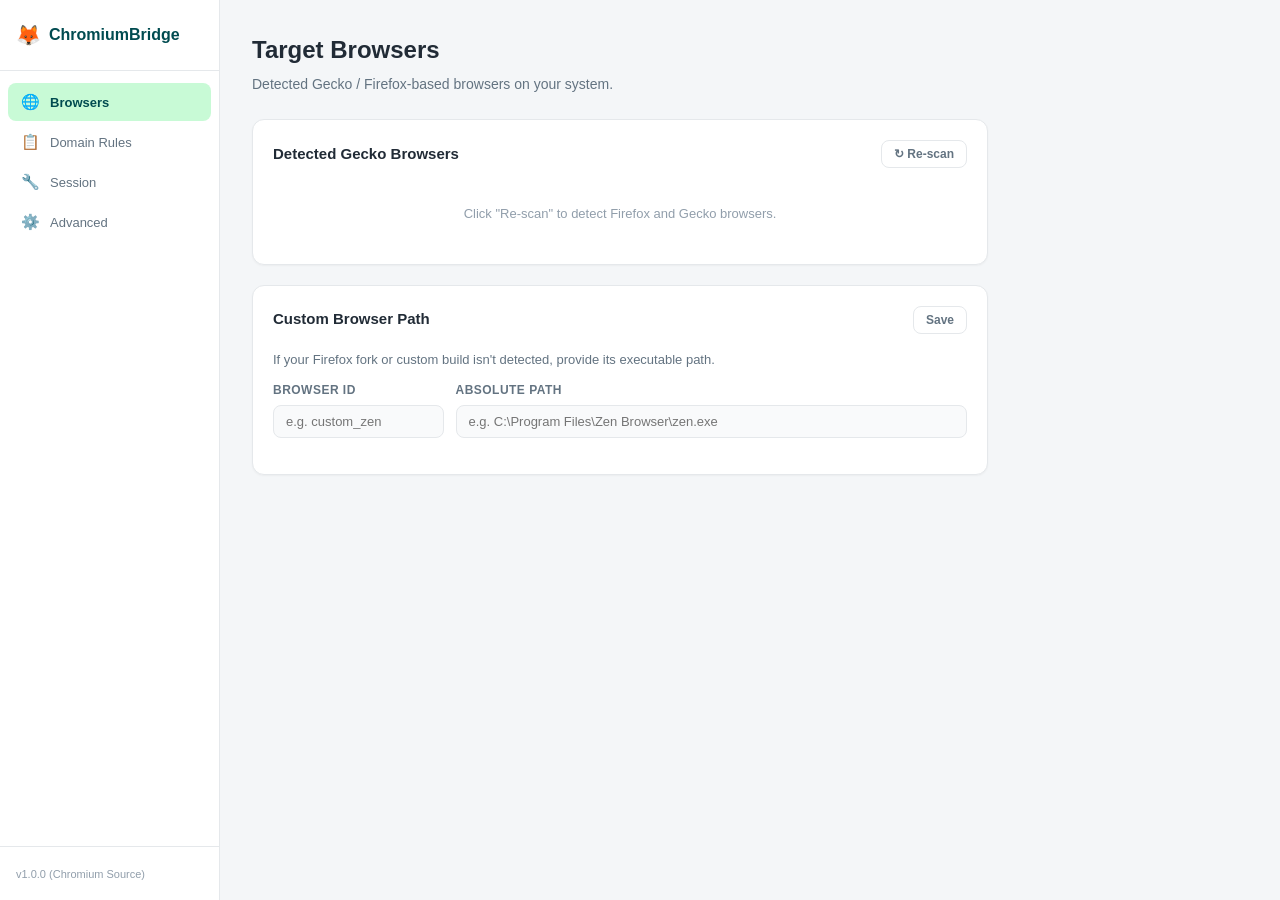
<file: chrome-extension/options/index.html>
<!DOCTYPE html>
<html lang="en">
<head>
  <meta charset="UTF-8">
  <meta name="viewport" content="width=device-width, initial-scale=1.0">
  <title>ChromiumBridge (to Firefox) — Settings</title>
  <link rel="stylesheet" href="options.css">
</head>
<body>
  <div class="options-root">

    <!-- Sidebar -->
    <aside class="sidebar">
      <div class="sidebar-header">
        <span class="sidebar-icon">🦊</span>
        <span class="sidebar-title">ChromiumBridge</span>
      </div>
      <nav class="sidebar-nav">
        <button class="nav-item active" data-tab="browsers">
          <span class="nav-icon">🌐</span> Browsers
        </button>
        <button class="nav-item" data-tab="rules">
          <span class="nav-icon">📋</span> Domain Rules
        </button>
        <button class="nav-item" data-tab="session">
          <span class="nav-icon">🔧</span> Session
        </button>
        <button class="nav-item" data-tab="advanced">
          <span class="nav-icon">⚙️</span> Advanced
        </button>
      </nav>
      <div class="sidebar-footer">
        <span class="version-label">v1.0.0 (Chromium Source)</span>
      </div>
    </aside>

    <!-- Main Content -->
    <main class="content">

      <!-- Tab: Browsers -->
      <section class="tab-panel active" id="tab-browsers">
        <div class="panel-header">
          <h1 class="panel-title">Target Browsers</h1>
          <p class="panel-desc">Detected Gecko / Firefox-based browsers on your system.</p>
        </div>
        <div class="card">
          <div class="card-header">
            <h2 class="card-title">Detected Gecko Browsers</h2>
            <button class="btn btn-outline btn-sm" id="btn-rescan">↻ Re-scan</button>
          </div>
          <div class="browser-list" id="browser-list">
            <p class="empty-state">Click "Re-scan" to detect Firefox and Gecko browsers.</p>
          </div>
        </div>
        <div class="card" style="margin-top:20px">
          <div class="card-header">
            <h2 class="card-title">Custom Browser Path</h2>
            <button class="btn btn-outline btn-sm" id="btn-save-custom-browser">Save</button>
          </div>
          <p class="card-desc">If your Firefox fork or custom build isn't detected, provide its executable path.</p>
          <div class="form-row">
            <div class="form-group" style="flex:1">
              <label class="form-label">Browser ID</label>
              <input type="text" class="form-input" id="custom-browser-id" placeholder="e.g. custom_zen">
            </div>
            <div class="form-group" style="flex:3">
              <label class="form-label">Absolute Path</label>
              <input type="text" class="form-input" id="custom-browser-path" placeholder="e.g. C:\Program Files\Zen Browser\zen.exe">
            </div>
          </div>
        </div>
      </section>

      <!-- Tab: Domain Rules -->
      <section class="tab-panel" id="tab-rules">
        <div class="panel-header">
          <h1 class="panel-title">Domain Rules</h1>
          <p class="panel-desc">Configure automatic handoff rules to open specific domains in Firefox.</p>
        </div>
        <div class="card">
          <div class="card-header">
            <h2 class="card-title">Rules</h2>
            <div class="card-actions">
              <button class="btn btn-outline btn-sm" id="btn-import-rules">Import</button>
              <button class="btn btn-outline btn-sm" id="btn-export-rules">Export</button>
              <button class="btn btn-primary btn-sm" id="btn-add-rule">+ Add Rule</button>
            </div>
          </div>
          <div class="table-wrapper">
            <table class="data-table" id="rules-table">
              <thead>
                <tr>
                  <th>Domain</th>
                  <th>Action</th>
                  <th>Browser</th>
                  <th>Mode</th>
                  <th>Profile</th>
                  <th></th>
                </tr>
              </thead>
              <tbody id="rules-tbody">
                <tr class="empty-row">
                  <td colspan="6" class="empty-cell">No domain rules configured.</td>
                </tr>
              </tbody>
            </table>
          </div>
        </div>

        <!-- Add Rule Modal -->
        <div class="modal-overlay" id="rule-modal" hidden>
          <div class="modal">
            <div class="modal-header">
              <h3 class="modal-title">Add Domain Rule</h3>
              <button class="modal-close" id="modal-close">✕</button>
            </div>
            <div class="modal-body">
              <div class="form-group">
                <label class="form-label">Domain</label>
                <input type="text" class="form-input" id="rule-domain" placeholder="e.g. reddit.com">
              </div>
              <div class="form-group">
                <label class="form-label">Action</label>
                <select class="form-select" id="rule-action">
                  <option value="always">Always open in Firefox</option>
                  <option value="ask">Ask every time</option>
                  <option value="never">Never open in Firefox</option>
                </select>
              </div>
              <div class="form-row">
                <div class="form-group">
                  <label class="form-label">Browser</label>
                  <select class="form-select" id="rule-browser">
                    <option value="">Default</option>
                  </select>
                </div>
                <div class="form-group">
                  <label class="form-label">Mode</label>
                  <select class="form-select" id="rule-mode">
                    <option value="">Default</option>
                    <option value="normal">Normal</option>
                    <option value="popup">Popup</option>
                  </select>
                </div>
              </div>
              <div class="form-group">
                <label class="form-label">Profile</label>
                <select class="form-select" id="rule-profile">
                  <option value="">Default</option>
                  <option value="ephemeral">Ephemeral</option>
                  <option value="persistent">Persistent</option>
                </select>
              </div>
            </div>
            <div class="modal-footer">
              <button class="btn btn-outline" id="modal-cancel">Cancel</button>
              <button class="btn btn-primary" id="modal-save">Save Rule</button>
            </div>
          </div>
        </div>
      </section>

      <!-- Tab: Session -->
      <section class="tab-panel" id="tab-session">
        <div class="panel-header">
          <h1 class="panel-title">Session</h1>
          <p class="panel-desc">Configure default launch preferences and cookie portability.</p>
        </div>

        <div class="card">
          <h2 class="card-title">Defaults</h2>
          <div class="form-group">
            <label class="form-label">Default profile mode</label>
            <select class="form-select" id="session-profile-mode">
              <option value="ephemeral">Ephemeral (temporary profile, wiped on close)</option>
              <option value="persistent">Persistent (keep profile across sessions)</option>
            </select>
          </div>
          <div class="form-group">
            <label class="form-label">Default window mode</label>
            <select class="form-select" id="session-default-mode">
              <option value="normal">Normal (full browser window)</option>
              <option value="popup">Popup (compact window)</option>
            </select>
          </div>
        </div>

        <div class="card">
          <h2 class="card-title">Data Portability</h2>
          <div class="toggle-group">
            <label class="toggle-row">
              <span class="toggle-label">Port cookies to Firefox (via cookies.sqlite)</span>
              <input type="checkbox" class="toggle-input" id="session-cookies" checked>
            </label>
            <label class="toggle-row">
              <span class="toggle-label">Port localStorage & sessionStorage</span>
              <input type="checkbox" class="toggle-input" id="session-localstorage" checked>
            </label>
            <label class="toggle-row">
              <span class="toggle-label">Pass incognito state to Firefox (-private-window)</span>
              <input type="checkbox" class="toggle-input" id="session-incognito" checked>
            </label>
          </div>
        </div>

        <div class="card">
          <div class="card-header">
            <h2 class="card-title">Gecko Companion Extension (Signed XPI)</h2>
            <span class="badge badge-neutral" id="xpi-status-badge">Checking…</span>
          </div>
          <p class="card-desc">Required for Ephemeral Firefox profiles. Provide the absolute path to your signed <code>.xpi</code> file.</p>
          <div class="form-group">
            <label class="form-label">Companion .xpi Path</label>
            <div style="display:flex;gap:8px;">
              <input type="text" class="form-input" id="gecko-xpi-path" placeholder="e.g. C:\path\to\chromiumbridge-companion@faisalbhuiyan.com.xpi" style="flex:1">
              <button class="btn btn-outline btn-sm" id="btn-browse-xpi" type="button">Select File…</button>
            </div>
            <span class="field-hint" id="xpi-status-text" style="display:block;margin-top:8px;font-size:12px;color:var(--text-secondary)"></span>
          </div>
          <div style="display:flex;gap:8px;margin-top:14px">
            <button class="btn btn-primary btn-sm" id="btn-save-xpi" type="button">Save XPI Path</button>
            <button class="btn btn-outline btn-sm" id="btn-check-xpi" type="button">Validate XPI</button>
          </div>
        </div>

        <button class="btn btn-primary" id="btn-save-session">Save Session Settings</button>
      </section>

      <!-- Tab: Advanced -->
      <section class="tab-panel" id="tab-advanced">
        <div class="panel-header">
          <h1 class="panel-title">Advanced</h1>
          <p class="panel-desc">Bridge configuration and diagnostics.</p>
        </div>
        <div class="card">
          <h2 class="card-title">Bridge Health</h2>
          <div class="health-status" id="health-status">
            <span class="health-dot" id="health-dot"></span>
            <span id="health-text">Checking…</span>
          </div>
          <button class="btn btn-outline btn-sm" id="btn-check-health" style="margin-top:12px">Check Now</button>
        </div>
        <div class="card">
          <h2 class="card-title">Bridge Paths</h2>
          <p class="card-desc">Configure the Python interpreter and bridge directory.</p>
          <div class="form-group">
            <label class="form-label">Python executable path</label>
            <input type="text" class="form-input" id="advanced-python-path" placeholder="Auto-detected">
          </div>
          <div class="form-group">
            <label class="form-label">Bridge folder path</label>
            <input type="text" class="form-input" id="advanced-bridge-dir" placeholder="Auto-detected">
          </div>
          <button class="btn btn-outline btn-sm" id="btn-reinstall" style="margin-top:8px">🔄 Reinstall Native Host</button>
          <span class="reinstall-status" id="reinstall-status" style="margin-left:12px;font-size:12px;color:var(--text-secondary)"></span>
        </div>
        <div class="card">
          <h2 class="card-title">Raw Bridge Config</h2>
          <p class="card-desc">Direct view/edit of bridge/config.json.</p>
          <textarea class="form-textarea monospace" id="advanced-config" rows="10" placeholder="Loading config…"></textarea>
          <button class="btn btn-outline btn-sm" id="btn-save-config" style="margin-top:12px">Save Config</button>
        </div>
      </section>

    </main>
  </div>
  <script src="options.js"></script>
</body>
</html>
</file>
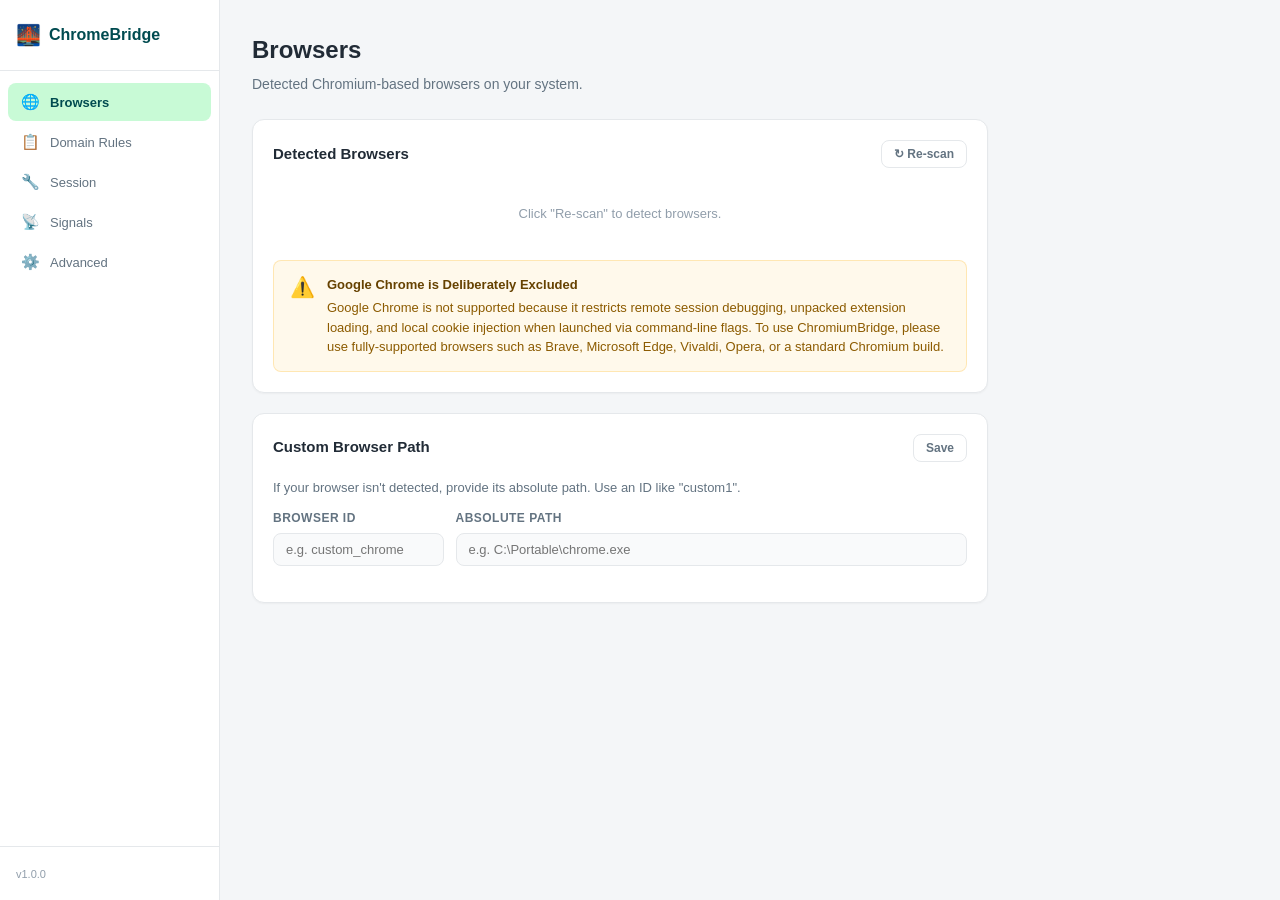
<file: firefox-extension/options/index.html>
<!DOCTYPE html>
<html lang="en">
<head>
  <meta charset="UTF-8">
  <meta name="viewport" content="width=device-width, initial-scale=1.0">
  <title>ChromeBridge — Settings</title>
  <link rel="stylesheet" href="options.css">
</head>
<body>
  <div class="options-root">

    <!-- Sidebar -->
    <aside class="sidebar">
      <div class="sidebar-header">
        <span class="sidebar-icon">🌉</span>
        <span class="sidebar-title">ChromeBridge</span>
      </div>
      <nav class="sidebar-nav">
        <button class="nav-item active" data-tab="browsers">
          <span class="nav-icon">🌐</span> Browsers
        </button>
        <button class="nav-item" data-tab="rules">
          <span class="nav-icon">📋</span> Domain Rules
        </button>
        <button class="nav-item" data-tab="session">
          <span class="nav-icon">🔧</span> Session
        </button>
        <button class="nav-item" data-tab="signals">
          <span class="nav-icon">📡</span> Signals
        </button>
        <button class="nav-item" data-tab="advanced">
          <span class="nav-icon">⚙️</span> Advanced
        </button>
      </nav>
      <div class="sidebar-footer">
        <span class="version-label">v1.0.0</span>
      </div>
    </aside>

    <!-- Main Content -->
    <main class="content">

      <!-- Tab: Browsers -->
      <section class="tab-panel active" id="tab-browsers">
        <div class="panel-header">
          <h1 class="panel-title">Browsers</h1>
          <p class="panel-desc">Detected Chromium-based browsers on your system.</p>
        </div>
        <div class="card">
          <div class="card-header">
            <h2 class="card-title">Detected Browsers</h2>
            <button class="btn btn-outline btn-sm" id="btn-rescan">↻ Re-scan</button>
          </div>
          <div class="browser-list" id="browser-list">
            <p class="empty-state">Click "Re-scan" to detect browsers.</p>
          </div>
          <div class="chrome-notice">
            <div class="chrome-notice-icon">⚠️</div>
            <div class="chrome-notice-body">
              <div class="chrome-notice-title">Google Chrome is Deliberately Excluded</div>
              Google Chrome is not supported because it restricts remote session debugging, unpacked extension loading, and local cookie injection when launched via command-line flags. To use ChromiumBridge, please use fully-supported browsers such as Brave, Microsoft Edge, Vivaldi, Opera, or a standard Chromium build.
            </div>
          </div>
        </div>
        <div class="card" style="margin-top:20px">
          <div class="card-header">
            <h2 class="card-title">Custom Browser Path</h2>
            <button class="btn btn-outline btn-sm" id="btn-save-custom-browser">Save</button>
          </div>
          <p class="card-desc">If your browser isn't detected, provide its absolute path. Use an ID like "custom1".</p>
          <div class="form-row">
            <div class="form-group" style="flex:1">
              <label class="form-label">Browser ID</label>
              <input type="text" class="form-input" id="custom-browser-id" placeholder="e.g. custom_chrome">
            </div>
            <div class="form-group" style="flex:3">
              <label class="form-label">Absolute Path</label>
              <input type="text" class="form-input" id="custom-browser-path" placeholder="e.g. C:\Portable\chrome.exe">
            </div>
          </div>
        </div>
      </section>

      <!-- Tab: Domain Rules -->
      <section class="tab-panel" id="tab-rules">
        <div class="panel-header">
          <h1 class="panel-title">Domain Rules</h1>
          <p class="panel-desc">Configure per-domain handoff behavior.</p>
        </div>
        <div class="card">
          <div class="card-header">
            <h2 class="card-title">Rules</h2>
            <div class="card-actions">
              <button class="btn btn-outline btn-sm" id="btn-import-rules">Import</button>
              <button class="btn btn-outline btn-sm" id="btn-export-rules">Export</button>
              <button class="btn btn-primary btn-sm" id="btn-add-rule">+ Add Rule</button>
            </div>
          </div>
          <div class="table-wrapper">
            <table class="data-table" id="rules-table">
              <thead>
                <tr>
                  <th>Domain</th>
                  <th>Action</th>
                  <th>Browser</th>
                  <th>Mode</th>
                  <th>Profile</th>
                  <th></th>
                </tr>
              </thead>
              <tbody id="rules-tbody">
                <tr class="empty-row">
                  <td colspan="6" class="empty-cell">No domain rules configured.</td>
                </tr>
              </tbody>
            </table>
          </div>
        </div>

        <!-- Add Rule Modal -->
        <div class="modal-overlay" id="rule-modal" hidden>
          <div class="modal">
            <div class="modal-header">
              <h3 class="modal-title">Add Domain Rule</h3>
              <button class="modal-close" id="modal-close">✕</button>
            </div>
            <div class="modal-body">
              <div class="form-group">
                <label class="form-label">Domain</label>
                <input type="text" class="form-input" id="rule-domain" placeholder="e.g. netflix.com">
              </div>
              <div class="form-group">
                <label class="form-label">Action</label>
                <select class="form-select" id="rule-action">
                  <option value="always">Always open in Chromium</option>
                  <option value="ask">Ask every time</option>
                  <option value="never">Never open in Chromium</option>
                </select>
              </div>
              <div class="form-row">
                <div class="form-group">
                  <label class="form-label">Browser</label>
                  <select class="form-select" id="rule-browser">
                    <option value="">Default</option>
                  </select>
                </div>
                <div class="form-group">
                  <label class="form-label">Mode</label>
                  <select class="form-select" id="rule-mode">
                    <option value="">Default</option>
                    <option value="app">App</option>
                    <option value="popup">Popup</option>
                    <option value="normal">Normal</option>
                  </select>
                </div>
              </div>
              <div class="form-group">
                <label class="form-label">Profile</label>
                <select class="form-select" id="rule-profile">
                  <option value="">Default</option>
                  <option value="ephemeral">Ephemeral</option>
                  <option value="persistent">Persistent</option>
                </select>
              </div>
            </div>
            <div class="modal-footer">
              <button class="btn btn-outline" id="modal-cancel">Cancel</button>
              <button class="btn btn-primary" id="modal-save">Save Rule</button>
            </div>
          </div>
        </div>
      </section>

      <!-- Tab: Session -->
      <section class="tab-panel" id="tab-session">
        <div class="panel-header">
          <h1 class="panel-title">Session</h1>
          <p class="panel-desc">Configure session behavior and data portability.</p>
        </div>

        <div class="card">
          <h2 class="card-title">Defaults</h2>
          <div class="form-group">
            <label class="form-label">Default profile mode</label>
            <select class="form-select" id="session-profile-mode">
              <option value="ephemeral">Ephemeral (temp, wiped on close)</option>
              <option value="persistent">Persistent (kept across sessions)</option>
            </select>
          </div>
          <div class="form-group">
            <label class="form-label">Default window mode</label>
            <select class="form-select" id="session-default-mode">
              <option value="popup">Popup (compact window)</option>
              <option value="normal">Normal (full browser, maximized)</option>
              <option value="app">App (minimal UI, no extensions toolbar)</option>
            </select>
          </div>
        </div>

        <div class="card" id="persistent-profiles-card">
          <h2 class="card-title">Persistent Profile Paths</h2>
          <p class="card-desc">Choose an existing browser profile or specify a custom user data directory. <strong>⚠ Close the target browser before using its profile — Chromium locks profiles in use.</strong></p>
          <div id="persistent-profiles-list">
            <!-- Populated by JS -->
          </div>
        </div>

        <div class="card">
          <h2 class="card-title">Data Portability</h2>
          <div class="toggle-group">
            <label class="toggle-row">
              <span class="toggle-label">Port cookies to Chromium</span>
              <input type="checkbox" class="toggle-input" id="session-cookies" checked>
            </label>
            <label class="toggle-row">
              <span class="toggle-label">Port localStorage to Chromium</span>
              <input type="checkbox" class="toggle-input" id="session-localstorage" checked>
            </label>
            <label class="toggle-row">
              <span class="toggle-label">Port sessionStorage to Chromium</span>
              <input type="checkbox" class="toggle-input" id="session-sessionstorage" checked>
            </label>
            <label class="toggle-row">
              <span class="toggle-label">Record handoffs in Firefox history</span>
              <input type="checkbox" class="toggle-input" id="session-history" checked>
            </label>
          </div>
        </div>

        <div class="card">
          <h2 class="card-title">Behavior</h2>
          <div class="toggle-group">
            <label class="toggle-row">
              <span class="toggle-label">Clean up temp profile on close</span>
              <input type="checkbox" class="toggle-input" id="session-cleanup" checked>
            </label>
            <label class="toggle-row">
              <span class="toggle-label">Pass incognito state to Chromium</span>
              <input type="checkbox" class="toggle-input" id="session-incognito" checked>
            </label>
            <label class="toggle-row">
              <span class="toggle-label">Discard Firefox tab after handoff</span>
              <input type="checkbox" class="toggle-input" id="session-discard">
            </label>
            <label class="toggle-row">
              <span class="toggle-label">Show feedback prompt on session close</span>
              <input type="checkbox" class="toggle-input" id="session-feedback" checked>
            </label>
          </div>
        </div>

        <button class="btn btn-primary" id="btn-save-session">Save Session Settings</button>
      </section>

      <!-- Tab: Signals -->
      <section class="tab-panel" id="tab-signals">
        <div class="panel-header">
          <h1 class="panel-title">Signal Detection</h1>
          <p class="panel-desc">Enable smart detection to get notified when a site may work better in Chromium. All detectors are disabled by default.</p>
        </div>
        <div class="card">
          <h2 class="card-title">Detectors</h2>
          <div class="toggle-group">
            <label class="toggle-row">
              <div class="toggle-info">
                <span class="toggle-label">DRM / Widevine detection</span>
                <span class="toggle-desc">Detect when a site requests DRM media keys</span>
              </div>
              <input type="checkbox" class="toggle-input" id="signal-drm">
            </label>
            <label class="toggle-row">
              <div class="toggle-info">
                <span class="toggle-label">HLS / m3u8 stream detection</span>
                <span class="toggle-desc">Detect HLS streaming requests</span>
              </div>
              <input type="checkbox" class="toggle-input" id="signal-hls">
            </label>
            <label class="toggle-row">
              <div class="toggle-info">
                <span class="toggle-label">Video buffering detection</span>
                <span class="toggle-desc">Detect repeated video stalling events</span>
              </div>
              <input type="checkbox" class="toggle-input" id="signal-buffering">
            </label>
            <label class="toggle-row">
              <div class="toggle-info">
                <span class="toggle-label">SecurityError detection</span>
                <span class="toggle-desc">Detect cross-origin security errors</span>
              </div>
              <input type="checkbox" class="toggle-input" id="signal-security">
            </label>
          </div>
        </div>
        <div class="card">
          <h2 class="card-title">Thresholds</h2>
          <div class="form-group">
            <label class="form-label">Buffering event threshold</label>
            <div class="range-row">
              <input type="range" class="form-range" id="signal-buffering-threshold" min="1" max="10" value="3">
              <span class="range-value" id="buffering-threshold-value">3</span>
            </div>
            <p class="form-hint">Number of buffering events before suggesting Chromium.</p>
          </div>
        </div>
        <button class="btn btn-primary" id="btn-save-signals">Save Signal Settings</button>
      </section>

      <!-- Tab: Advanced -->
      <section class="tab-panel" id="tab-advanced">
        <div class="panel-header">
          <h1 class="panel-title">Advanced</h1>
          <p class="panel-desc">Bridge configuration, CLI flags, and diagnostics.</p>
        </div>
        <div class="card">
          <h2 class="card-title">Bridge Health</h2>
          <div class="health-status" id="health-status">
            <span class="health-dot" id="health-dot"></span>
            <span id="health-text">Checking…</span>
          </div>
          <button class="btn btn-outline btn-sm" id="btn-check-health" style="margin-top:12px">Check Now</button>
        </div>
        <div class="card">
          <h2 class="card-title">Bridge Paths</h2>
          <p class="card-desc">Configure the location of the Python interpreter and bridge scripts. Useful if you extracted the package to a custom location.</p>
          <div class="form-group">
            <label class="form-label">Python executable path</label>
            <input type="text" class="form-input" id="advanced-python-path" placeholder="Auto-detected (e.g. C:\Python\python.exe)">
          </div>
          <div class="form-group">
            <label class="form-label">Bridge folder path</label>
            <input type="text" class="form-input" id="advanced-bridge-dir" placeholder="Auto-detected (e.g. C:\ChromiumBridge\bridge)">
          </div>
          <button class="btn btn-outline btn-sm" id="btn-reinstall" style="margin-top:8px">🔄 Reinstall Native Host</button>
          <span class="reinstall-status" id="reinstall-status" style="margin-left:12px;font-size:12px;color:var(--text-secondary)"></span>
        </div>
        <div class="card">
          <h2 class="card-title">Extra CLI Flags</h2>
          <p class="card-desc">Additional command-line arguments appended to every Chromium launch. One per line.</p>
          <textarea class="form-textarea" id="advanced-flags" rows="5" placeholder="--disable-infobars&#10;--disable-sync"></textarea>
        </div>
        <div class="card">
          <h2 class="card-title">Raw Config</h2>
          <p class="card-desc">Edit the bridge's config.json directly. Be careful — invalid JSON will break the bridge.</p>
          <textarea class="form-textarea monospace" id="advanced-config" rows="12" placeholder="Loading config…"></textarea>
          <button class="btn btn-outline btn-sm" id="btn-save-config" style="margin-top:12px">Save Config</button>
        </div>
      </section>

    </main>
  </div>
  <script src="options.js"></script>
</body>
</html>
</file>
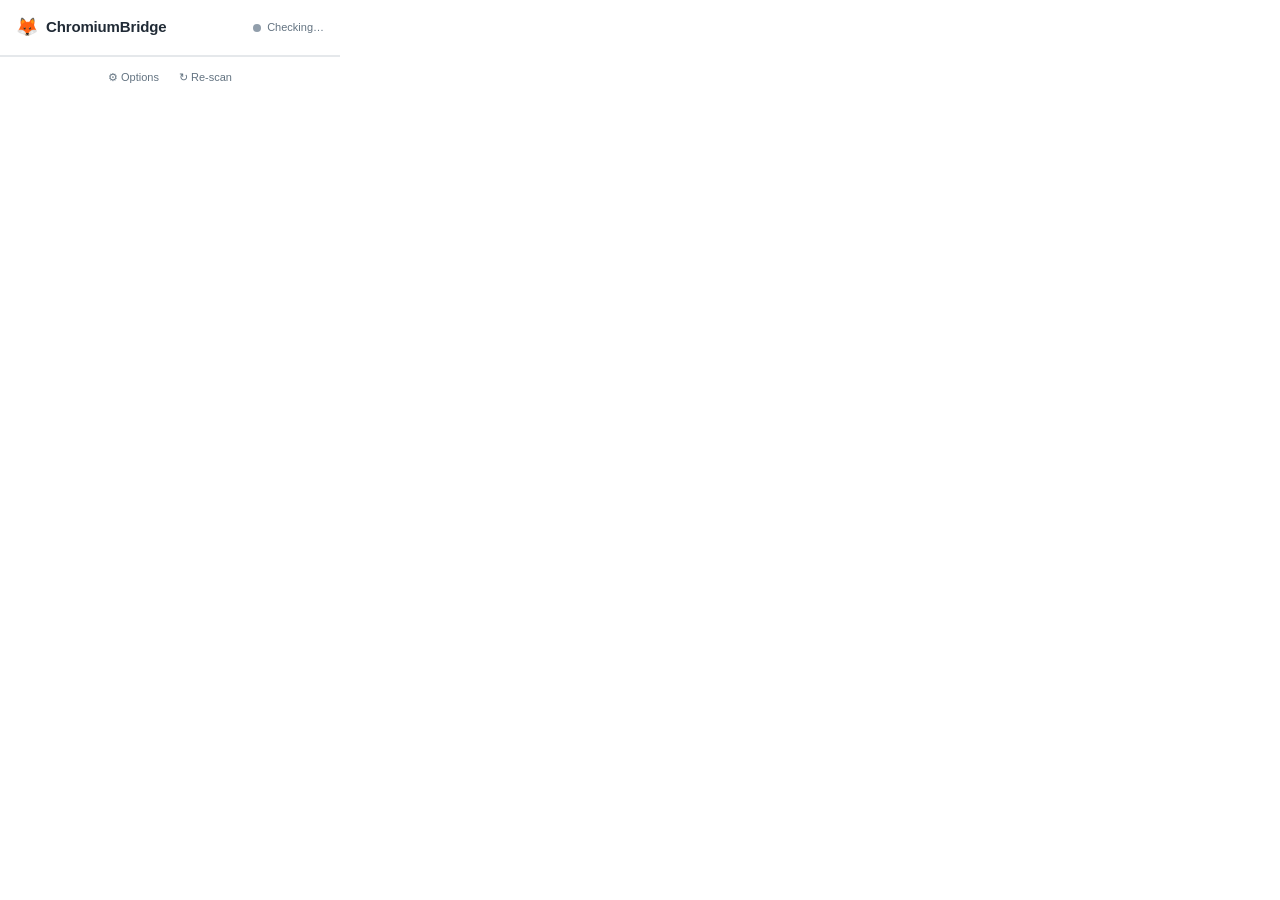
<file: chrome-extension/popup/popup.html>
<!DOCTYPE html>
<html lang="en">
<head>
  <meta charset="UTF-8">
  <meta name="viewport" content="width=340">
  <title>ChromiumBridge</title>
  <link rel="stylesheet" href="popup.css">
</head>
<body>
  <div class="popup-container" id="popup-container">

    <!-- Header -->
    <header class="popup-header">
      <div class="header-left">
        <span class="header-icon">🦊</span>
        <span class="header-title">ChromiumBridge</span>
      </div>
      <div class="header-right">
        <span class="status-dot" id="status-dot" title="Bridge status"></span>
        <span class="status-label" id="status-label">Checking…</span>
      </div>
    </header>

    <!-- Bridge Not Ready State -->
    <div class="state-offline" id="state-offline" hidden>
      <div class="offline-icon">⚠️</div>
      <p class="offline-title" id="offline-title">Bridge not connected</p>
      <p class="offline-desc" id="offline-desc">Run <code>python install.py</code> in the bridge folder to connect.</p>
      <div class="offline-actions" style="display:flex;gap:8px;justify-content:center;margin-top:14px">
        <button class="btn btn-outline" id="btn-retry" style="padding:6px 14px;font-size:12px">↻ Retry</button>
        <button class="btn btn-primary" id="btn-setup" style="padding:6px 14px;font-size:12px">Settings</button>
      </div>
    </div>

    <!-- Main Content (shown when bridge is ready) -->
    <div class="state-ready" id="state-ready" hidden>

      <!-- Domain Display -->
      <div class="domain-section">
        <span class="domain-label">Current site</span>
        <span class="domain-value" id="domain-value">—</span>
      </div>

      <!-- Browser Picker -->
      <div class="field-group">
        <label class="field-label" for="browser-select">Target Browser (Firefox / Gecko)</label>
        <div class="select-wrapper">
          <select class="select-input" id="browser-select">
            <option value="">No browsers detected</option>
          </select>
        </div>
      </div>

      <!-- Mode Toggle -->
      <div class="field-group">
        <label class="field-label">Window mode</label>
        <div class="segmented-control" id="mode-control">
          <button class="seg-btn active" data-value="normal">Normal</button>
          <button class="seg-btn" data-value="popup">Popup</button>
        </div>
      </div>

      <!-- Profile Toggle -->
      <div class="field-group">
        <label class="field-label">Profile</label>
        <div class="segmented-control" id="profile-control">
          <button class="seg-btn active" data-value="ephemeral">Ephemeral</button>
          <button class="seg-btn" data-value="persistent">Persistent</button>
        </div>
      </div>

      <!-- Primary Action -->
      <button class="btn btn-launch" id="btn-launch">
        <span class="btn-launch-icon">🚀</span>
        Open in Firefox
      </button>

      <!-- Always Checkbox -->
      <label class="checkbox-row" id="always-row">
        <input type="checkbox" id="chk-always">
        <span class="checkbox-label">Always open this domain in Firefox</span>
      </label>

      <!-- Handoff Status -->
      <div class="handoff-status" id="handoff-status" hidden>
        <div class="spinner"></div>
        <span>Launching Firefox…</span>
      </div>
    </div>

    <!-- Footer -->
    <footer class="popup-footer">
      <a href="#" class="footer-link" id="link-options">⚙ Options</a>
      <a href="#" class="footer-link" id="link-help">↻ Re-scan</a>
    </footer>

  </div>
  <script src="popup.js"></script>
</body>
</html>
</file>
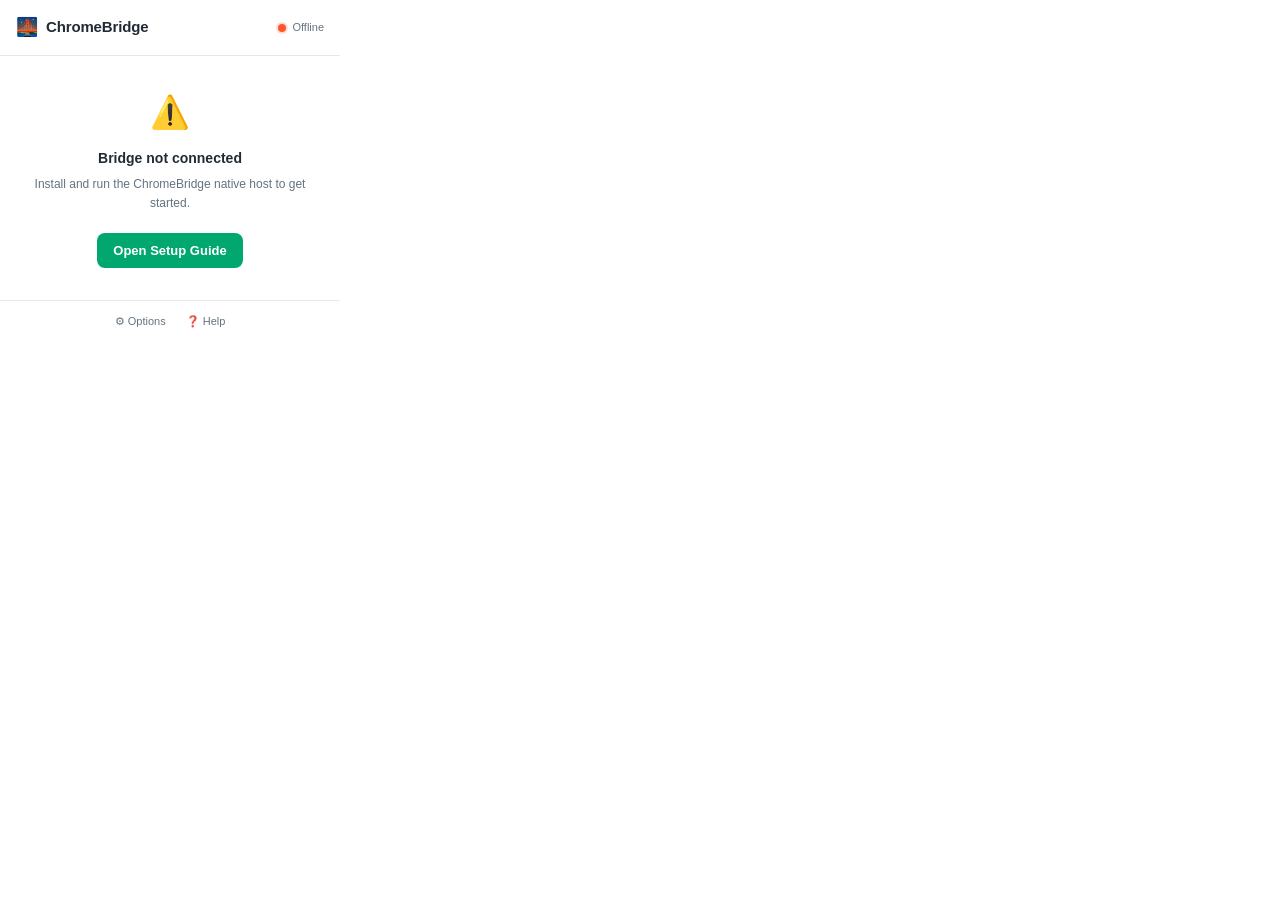
<file: firefox-extension/popup/popup.html>
<!DOCTYPE html>
<html lang="en">
<head>
  <meta charset="UTF-8">
  <meta name="viewport" content="width=360">
  <title>ChromeBridge</title>
  <link rel="stylesheet" href="popup.css">
</head>
<body>
  <div class="popup-container" id="popup-container">

    <!-- Header -->
    <header class="popup-header">
      <div class="header-left">
        <span class="header-icon">🌉</span>
        <span class="header-title">ChromeBridge</span>
      </div>
      <div class="header-right">
        <span class="status-dot" id="status-dot" title="Bridge status"></span>
        <span class="status-label" id="status-label">Checking…</span>
      </div>
    </header>

    <!-- Bridge Not Ready State -->
    <div class="state-offline" id="state-offline" hidden>
      <div class="offline-icon">⚠️</div>
      <p class="offline-title">Bridge not connected</p>
      <p class="offline-desc">Install and run the ChromeBridge native host to get started.</p>
      <button class="btn btn-primary" id="btn-setup">Open Setup Guide</button>
    </div>

    <!-- Main Content (shown when bridge is ready) -->
    <div class="state-ready" id="state-ready" hidden>

      <!-- Domain Display -->
      <div class="domain-section">
        <span class="domain-label">Current site</span>
        <span class="domain-value" id="domain-value">—</span>
      </div>

      <!-- Browser Picker -->
      <div class="field-group">
        <label class="field-label" for="browser-select">Browser</label>
        <div class="select-wrapper">
          <select class="select-input" id="browser-select">
            <option value="">No browsers detected</option>
          </select>
        </div>
      </div>

      <!-- Mode Toggle -->
      <div class="field-group">
        <label class="field-label">Window mode</label>
        <div class="segmented-control" id="mode-control">
          <button class="seg-btn" data-value="app">App</button>
          <button class="seg-btn active" data-value="popup">Popup</button>
          <button class="seg-btn" data-value="normal">Normal</button>
        </div>
      </div>

      <!-- Profile Toggle -->
      <div class="field-group">
        <label class="field-label">Profile</label>
        <div class="segmented-control" id="profile-control">
          <button class="seg-btn active" data-value="ephemeral">Ephemeral</button>
          <button class="seg-btn" data-value="persistent">Persistent</button>
        </div>
      </div>

      <!-- Primary Action -->
      <button class="btn btn-launch" id="btn-launch">
        <span class="btn-launch-icon">🚀</span>
        Open in Chromium
      </button>

      <!-- Always Checkbox -->
      <label class="checkbox-row" id="always-row">
        <input type="checkbox" id="chk-always">
        <span class="checkbox-label">Always open this domain here</span>
      </label>

      <!-- Handoff Status -->
      <div class="handoff-status" id="handoff-status" hidden>
        <div class="spinner"></div>
        <span>Launching…</span>
      </div>
    </div>

    <!-- Footer -->
    <footer class="popup-footer">
      <a href="#" class="footer-link" id="link-options">⚙ Options</a>
      <a href="#" class="footer-link" id="link-help">❓ Help</a>
    </footer>

  </div>
  <script src="popup.js"></script>
</body>
</html>
</file>
<file: chrome-extension/options/options.css>
/* ────────────────────────────────────────────────────
   ChromeBridge Options — Modern Minimal Design
   ──────────────────────────────────────────────────── */

:root {
  --primary-lighter: #C8FAD6;
  --primary-light: #5BE49B;
  --primary-main: #00A76F;
  --primary-dark: #007867;
  --primary-darker: #004B50;
  --bg-primary: #FFFFFF;
  --bg-secondary: #F4F6F8;
  --bg-tertiary: #F9FAFB;
  --text-primary: #212B36;
  --text-secondary: #637381;
  --text-disabled: #919EAB;
  --border: #E5E8EB;
  --error: #FF5630;
  --warning: #FFAB00;
  --radius-sm: 6px;
  --radius-md: 8px;
  --radius-lg: 12px;
  --shadow-sm: 0 1px 2px rgba(0,0,0,0.04);
  --shadow-md: 0 2px 8px rgba(0,0,0,0.06);
  --transition: 150ms ease;
}

* { margin: 0; padding: 0; box-sizing: border-box; }

body {
  font-family: Inter, -apple-system, BlinkMacSystemFont, "Segoe UI", Roboto, sans-serif;
  font-size: 14px; line-height: 1.5; color: var(--text-primary);
  background: var(--bg-secondary); -webkit-font-smoothing: antialiased;
}

.options-root { display: flex; min-height: 100vh; }

/* ── Sidebar ──────────────────────────────────────── */
.sidebar {
  width: 220px; background: var(--bg-primary); border-right: 1px solid var(--border);
  display: flex; flex-direction: column; position: fixed; top: 0; bottom: 0;
}
.sidebar-header {
  display: flex; align-items: center; gap: 8px; padding: 20px 16px;
  border-bottom: 1px solid var(--border);
}
.sidebar-icon { font-size: 20px; }
.sidebar-title { font-size: 16px; font-weight: 700; color: var(--primary-darker); }
.sidebar-nav { flex: 1; padding: 12px 8px; display: flex; flex-direction: column; gap: 2px; }
.nav-item {
  display: flex; align-items: center; gap: 10px; padding: 10px 12px;
  font-size: 13px; font-weight: 500; color: var(--text-secondary);
  background: none; border: none; border-radius: var(--radius-md);
  cursor: pointer; transition: all var(--transition); text-align: left; font-family: inherit;
}
.nav-item:hover { color: var(--text-primary); background: var(--bg-secondary); }
.nav-item.active {
  color: var(--primary-darker); background: var(--primary-lighter); font-weight: 600;
}
.nav-icon { font-size: 15px; width: 20px; text-align: center; }
.sidebar-footer { padding: 16px; border-top: 1px solid var(--border); }
.version-label { font-size: 11px; color: var(--text-disabled); }

/* ── Content ──────────────────────────────────────── */
.content { margin-left: 220px; flex: 1; padding: 32px; max-width: 800px; }
.tab-panel { display: none; }
.tab-panel.active { display: block; }
.panel-header { margin-bottom: 24px; }
.panel-title { font-size: 24px; font-weight: 700; color: var(--text-primary); margin-bottom: 6px; }
.panel-desc { font-size: 14px; color: var(--text-secondary); }

/* ── Cards ────────────────────────────────────────── */
.card {
  background: var(--bg-primary); border: 1px solid var(--border); border-radius: var(--radius-lg);
  padding: 20px; margin-bottom: 16px; box-shadow: var(--shadow-sm);
}
.card-header { display: flex; align-items: center; justify-content: space-between; margin-bottom: 16px; }
.card-title { font-size: 15px; font-weight: 600; color: var(--text-primary); margin-bottom: 12px; }
.card-header .card-title { margin-bottom: 0; }
.card-desc { font-size: 13px; color: var(--text-secondary); margin-bottom: 12px; }
.card-actions { display: flex; gap: 8px; }

/* ── Buttons ──────────────────────────────────────── */
.btn {
  display: inline-flex; align-items: center; justify-content: center; gap: 6px;
  padding: 8px 16px; font-size: 13px; font-weight: 600; font-family: inherit;
  border: none; border-radius: var(--radius-md); cursor: pointer;
  transition: all var(--transition); outline: none;
}
.btn-primary { color: #fff; background: var(--primary-main); }
.btn-primary:hover { background: var(--primary-dark); }
.btn-outline { color: var(--text-secondary); background: var(--bg-primary); border: 1px solid var(--border); }
.btn-outline:hover { color: var(--text-primary); border-color: var(--primary-light); }
.btn-sm { padding: 6px 12px; font-size: 12px; }
.btn-danger { color: #fff; background: var(--error); }
.btn-danger:hover { background: #e04a2a; }

/* ── Table ────────────────────────────────────────── */
.table-wrapper { overflow-x: auto; }
.data-table { width: 100%; border-collapse: collapse; font-size: 13px; }
.data-table th {
  text-align: left; padding: 8px 12px; font-size: 11px; font-weight: 600;
  color: var(--text-secondary); text-transform: uppercase; letter-spacing: 0.04em;
  border-bottom: 1px solid var(--border);
}
.data-table td { padding: 10px 12px; border-bottom: 1px solid var(--border); color: var(--text-primary); }
.data-table tr:last-child td { border-bottom: none; }
.empty-cell { text-align: center; color: var(--text-disabled); padding: 24px !important; }

/* ── Forms ────────────────────────────────────────── */
.form-group { margin-bottom: 16px; }
.form-label { display: block; font-size: 12px; font-weight: 600; color: var(--text-secondary); margin-bottom: 6px; text-transform: uppercase; letter-spacing: 0.04em; }
.form-input, .form-select {
  width: 100%; padding: 8px 12px; font-size: 13px; font-family: inherit;
  color: var(--text-primary); background: var(--bg-tertiary); border: 1px solid var(--border);
  border-radius: var(--radius-md); transition: border-color var(--transition); outline: none;
}
.form-input:focus, .form-select:focus { border-color: var(--primary-main); box-shadow: 0 0 0 2px rgba(0,167,111,0.12); }
.form-textarea {
  width: 100%; padding: 10px 12px; font-size: 13px; font-family: inherit;
  color: var(--text-primary); background: var(--bg-tertiary); border: 1px solid var(--border);
  border-radius: var(--radius-md); resize: vertical; outline: none;
}
.form-textarea:focus { border-color: var(--primary-main); box-shadow: 0 0 0 2px rgba(0,167,111,0.12); }
.form-textarea.monospace { font-family: "SF Mono", "Fira Code", Consolas, monospace; font-size: 12px; }
.form-hint { font-size: 12px; color: var(--text-disabled); margin-top: 4px; }
.form-row { display: flex; gap: 12px; }
.form-row .form-group { flex: 1; }

/* ── Toggles ──────────────────────────────────────── */
.toggle-group { display: flex; flex-direction: column; gap: 4px; }
.toggle-row {
  display: flex; align-items: center; justify-content: space-between;
  padding: 10px 0; cursor: pointer; border-bottom: 1px solid var(--bg-secondary);
}
.toggle-row:last-child { border-bottom: none; }
.toggle-info { display: flex; flex-direction: column; gap: 2px; }
.toggle-label { font-size: 13px; font-weight: 500; color: var(--text-primary); }
.toggle-desc { font-size: 12px; color: var(--text-secondary); }
.toggle-input {
  width: 36px; height: 20px; appearance: none; background: var(--text-disabled);
  border-radius: 10px; position: relative; cursor: pointer; transition: background var(--transition);
  flex-shrink: 0;
}
.toggle-input::before {
  content: ""; position: absolute; top: 2px; left: 2px; width: 16px; height: 16px;
  background: #fff; border-radius: 50%; transition: transform var(--transition);
}
.toggle-input:checked { background: var(--primary-main); }
.toggle-input:checked::before { transform: translateX(16px); }

/* ── Range ────────────────────────────────────────── */
.range-row { display: flex; align-items: center; gap: 12px; }
.form-range { flex: 1; accent-color: var(--primary-main); }
.range-value { font-size: 14px; font-weight: 600; color: var(--primary-darker); min-width: 20px; text-align: center; }

/* ── Health ────────────────────────────────────────── */
.health-status { display: flex; align-items: center; gap: 8px; font-size: 13px; }
.health-dot { width: 10px; height: 10px; border-radius: 50%; background: var(--text-disabled); }
.health-dot.ok { background: var(--primary-main); }
.health-dot.fail { background: var(--error); }

/* ── Browser List ─────────────────────────────────── */
.browser-list { display: flex; flex-direction: column; gap: 8px; }
.browser-item {
  display: flex; align-items: center; justify-content: space-between;
  padding: 12px; background: var(--bg-tertiary); border-radius: var(--radius-md);
  border: 1px solid var(--border);
}
.browser-item.default { border-color: var(--primary-light); background: var(--primary-lighter); }
.browser-info { display: flex; align-items: center; gap: 10px; }
.browser-name { font-weight: 600; font-size: 13px; }
.browser-version { font-size: 12px; color: var(--text-secondary); }
.browser-path { font-size: 11px; color: var(--text-disabled); font-family: monospace; }
.empty-state { text-align: center; color: var(--text-disabled); padding: 20px; font-size: 13px; }

/* ── Modal ────────────────────────────────────────── */
.modal-overlay {
  position: fixed; inset: 0; background: rgba(0,0,0,0.3); display: flex;
  align-items: center; justify-content: center; z-index: 1000;
}
.modal {
  background: var(--bg-primary); border-radius: var(--radius-lg); width: 440px;
  box-shadow: 0 8px 32px rgba(0,0,0,0.12); overflow: hidden;
}
.modal-header {
  display: flex; align-items: center; justify-content: space-between;
  padding: 16px 20px; border-bottom: 1px solid var(--border);
}
.modal-title { font-size: 15px; font-weight: 600; }
.modal-close {
  width: 28px; height: 28px; display: flex; align-items: center; justify-content: center;
  background: none; border: none; border-radius: var(--radius-sm); cursor: pointer;
  color: var(--text-secondary); font-size: 14px; transition: all var(--transition);
}
.modal-close:hover { background: var(--bg-secondary); color: var(--text-primary); }
.modal-body { padding: 20px; }
.modal-footer { display: flex; justify-content: flex-end; gap: 8px; padding: 16px 20px; border-top: 1px solid var(--border); }

[hidden] { display: none !important; }

/* ── Chrome Exclusion Notice ──────────────────────── */
.chrome-notice {
  background: rgba(255, 171, 0, 0.08);
  border: 1px solid rgba(255, 171, 0, 0.24);
  border-radius: var(--radius-md);
  padding: 14px 16px;
  margin-top: 16px;
  display: flex;
  gap: 12px;
}
.chrome-notice-icon {
  font-size: 20px;
  line-height: 1;
  margin-top: 2px;
}
.chrome-notice-body {
  font-size: 13px;
  line-height: 1.5;
  color: #8C5B00;
}
.chrome-notice-title {
  font-weight: 600;
  margin-bottom: 4px;
  color: #664200;
}

/* ── Badges ────────────────────────────────────────── */
.badge {
  display: inline-flex;
  align-items: center;
  gap: 4px;
  padding: 3px 10px;
  font-size: 11px;
  font-weight: 600;
  border-radius: 9999px;
  text-transform: uppercase;
  letter-spacing: 0.5px;
}
.badge-success {
  background: var(--primary-lighter);
  color: var(--primary-darker);
}
.badge-warning {
  background: rgba(255, 171, 0, 0.16);
  color: #8C5B00;
}
.badge-error {
  background: rgba(255, 86, 48, 0.16);
  color: #B71D18;
}
.badge-neutral {
  background: var(--bg-secondary);
  color: var(--text-secondary);
}
</file>
<file: firefox-extension/options/options.css>
/* ────────────────────────────────────────────────────
   ChromeBridge Options — Modern Minimal Design
   ──────────────────────────────────────────────────── */

:root {
  --primary-lighter: #C8FAD6;
  --primary-light: #5BE49B;
  --primary-main: #00A76F;
  --primary-dark: #007867;
  --primary-darker: #004B50;
  --bg-primary: #FFFFFF;
  --bg-secondary: #F4F6F8;
  --bg-tertiary: #F9FAFB;
  --text-primary: #212B36;
  --text-secondary: #637381;
  --text-disabled: #919EAB;
  --border: #E5E8EB;
  --error: #FF5630;
  --warning: #FFAB00;
  --radius-sm: 6px;
  --radius-md: 8px;
  --radius-lg: 12px;
  --shadow-sm: 0 1px 2px rgba(0,0,0,0.04);
  --shadow-md: 0 2px 8px rgba(0,0,0,0.06);
  --transition: 150ms ease;
}

* { margin: 0; padding: 0; box-sizing: border-box; }

body {
  font-family: Inter, -apple-system, BlinkMacSystemFont, "Segoe UI", Roboto, sans-serif;
  font-size: 14px; line-height: 1.5; color: var(--text-primary);
  background: var(--bg-secondary); -webkit-font-smoothing: antialiased;
}

.options-root { display: flex; min-height: 100vh; }

/* ── Sidebar ──────────────────────────────────────── */
.sidebar {
  width: 220px; background: var(--bg-primary); border-right: 1px solid var(--border);
  display: flex; flex-direction: column; position: fixed; top: 0; bottom: 0;
}
.sidebar-header {
  display: flex; align-items: center; gap: 8px; padding: 20px 16px;
  border-bottom: 1px solid var(--border);
}
.sidebar-icon { font-size: 20px; }
.sidebar-title { font-size: 16px; font-weight: 700; color: var(--primary-darker); }
.sidebar-nav { flex: 1; padding: 12px 8px; display: flex; flex-direction: column; gap: 2px; }
.nav-item {
  display: flex; align-items: center; gap: 10px; padding: 10px 12px;
  font-size: 13px; font-weight: 500; color: var(--text-secondary);
  background: none; border: none; border-radius: var(--radius-md);
  cursor: pointer; transition: all var(--transition); text-align: left; font-family: inherit;
}
.nav-item:hover { color: var(--text-primary); background: var(--bg-secondary); }
.nav-item.active {
  color: var(--primary-darker); background: var(--primary-lighter); font-weight: 600;
}
.nav-icon { font-size: 15px; width: 20px; text-align: center; }
.sidebar-footer { padding: 16px; border-top: 1px solid var(--border); }
.version-label { font-size: 11px; color: var(--text-disabled); }

/* ── Content ──────────────────────────────────────── */
.content { margin-left: 220px; flex: 1; padding: 32px; max-width: 800px; }
.tab-panel { display: none; }
.tab-panel.active { display: block; }
.panel-header { margin-bottom: 24px; }
.panel-title { font-size: 24px; font-weight: 700; color: var(--text-primary); margin-bottom: 6px; }
.panel-desc { font-size: 14px; color: var(--text-secondary); }

/* ── Cards ────────────────────────────────────────── */
.card {
  background: var(--bg-primary); border: 1px solid var(--border); border-radius: var(--radius-lg);
  padding: 20px; margin-bottom: 16px; box-shadow: var(--shadow-sm);
}
.card-header { display: flex; align-items: center; justify-content: space-between; margin-bottom: 16px; }
.card-title { font-size: 15px; font-weight: 600; color: var(--text-primary); margin-bottom: 12px; }
.card-header .card-title { margin-bottom: 0; }
.card-desc { font-size: 13px; color: var(--text-secondary); margin-bottom: 12px; }
.card-actions { display: flex; gap: 8px; }

/* ── Buttons ──────────────────────────────────────── */
.btn {
  display: inline-flex; align-items: center; justify-content: center; gap: 6px;
  padding: 8px 16px; font-size: 13px; font-weight: 600; font-family: inherit;
  border: none; border-radius: var(--radius-md); cursor: pointer;
  transition: all var(--transition); outline: none;
}
.btn-primary { color: #fff; background: var(--primary-main); }
.btn-primary:hover { background: var(--primary-dark); }
.btn-outline { color: var(--text-secondary); background: var(--bg-primary); border: 1px solid var(--border); }
.btn-outline:hover { color: var(--text-primary); border-color: var(--primary-light); }
.btn-sm { padding: 6px 12px; font-size: 12px; }
.btn-danger { color: #fff; background: var(--error); }
.btn-danger:hover { background: #e04a2a; }

/* ── Table ────────────────────────────────────────── */
.table-wrapper { overflow-x: auto; }
.data-table { width: 100%; border-collapse: collapse; font-size: 13px; }
.data-table th {
  text-align: left; padding: 8px 12px; font-size: 11px; font-weight: 600;
  color: var(--text-secondary); text-transform: uppercase; letter-spacing: 0.04em;
  border-bottom: 1px solid var(--border);
}
.data-table td { padding: 10px 12px; border-bottom: 1px solid var(--border); color: var(--text-primary); }
.data-table tr:last-child td { border-bottom: none; }
.empty-cell { text-align: center; color: var(--text-disabled); padding: 24px !important; }

/* ── Forms ────────────────────────────────────────── */
.form-group { margin-bottom: 16px; }
.form-label { display: block; font-size: 12px; font-weight: 600; color: var(--text-secondary); margin-bottom: 6px; text-transform: uppercase; letter-spacing: 0.04em; }
.form-input, .form-select {
  width: 100%; padding: 8px 12px; font-size: 13px; font-family: inherit;
  color: var(--text-primary); background: var(--bg-tertiary); border: 1px solid var(--border);
  border-radius: var(--radius-md); transition: border-color var(--transition); outline: none;
}
.form-input:focus, .form-select:focus { border-color: var(--primary-main); box-shadow: 0 0 0 2px rgba(0,167,111,0.12); }
.form-textarea {
  width: 100%; padding: 10px 12px; font-size: 13px; font-family: inherit;
  color: var(--text-primary); background: var(--bg-tertiary); border: 1px solid var(--border);
  border-radius: var(--radius-md); resize: vertical; outline: none;
}
.form-textarea:focus { border-color: var(--primary-main); box-shadow: 0 0 0 2px rgba(0,167,111,0.12); }
.form-textarea.monospace { font-family: "SF Mono", "Fira Code", Consolas, monospace; font-size: 12px; }
.form-hint { font-size: 12px; color: var(--text-disabled); margin-top: 4px; }
.form-row { display: flex; gap: 12px; }
.form-row .form-group { flex: 1; }

/* ── Toggles ──────────────────────────────────────── */
.toggle-group { display: flex; flex-direction: column; gap: 4px; }
.toggle-row {
  display: flex; align-items: center; justify-content: space-between;
  padding: 10px 0; cursor: pointer; border-bottom: 1px solid var(--bg-secondary);
}
.toggle-row:last-child { border-bottom: none; }
.toggle-info { display: flex; flex-direction: column; gap: 2px; }
.toggle-label { font-size: 13px; font-weight: 500; color: var(--text-primary); }
.toggle-desc { font-size: 12px; color: var(--text-secondary); }
.toggle-input {
  width: 36px; height: 20px; appearance: none; background: var(--text-disabled);
  border-radius: 10px; position: relative; cursor: pointer; transition: background var(--transition);
  flex-shrink: 0;
}
.toggle-input::before {
  content: ""; position: absolute; top: 2px; left: 2px; width: 16px; height: 16px;
  background: #fff; border-radius: 50%; transition: transform var(--transition);
}
.toggle-input:checked { background: var(--primary-main); }
.toggle-input:checked::before { transform: translateX(16px); }

/* ── Range ────────────────────────────────────────── */
.range-row { display: flex; align-items: center; gap: 12px; }
.form-range { flex: 1; accent-color: var(--primary-main); }
.range-value { font-size: 14px; font-weight: 600; color: var(--primary-darker); min-width: 20px; text-align: center; }

/* ── Health ────────────────────────────────────────── */
.health-status { display: flex; align-items: center; gap: 8px; font-size: 13px; }
.health-dot { width: 10px; height: 10px; border-radius: 50%; background: var(--text-disabled); }
.health-dot.ok { background: var(--primary-main); }
.health-dot.fail { background: var(--error); }

/* ── Browser List ─────────────────────────────────── */
.browser-list { display: flex; flex-direction: column; gap: 8px; }
.browser-item {
  display: flex; align-items: center; justify-content: space-between;
  padding: 12px; background: var(--bg-tertiary); border-radius: var(--radius-md);
  border: 1px solid var(--border);
}
.browser-item.default { border-color: var(--primary-light); background: var(--primary-lighter); }
.browser-info { display: flex; align-items: center; gap: 10px; }
.browser-name { font-weight: 600; font-size: 13px; }
.browser-version { font-size: 12px; color: var(--text-secondary); }
.browser-path { font-size: 11px; color: var(--text-disabled); font-family: monospace; }
.empty-state { text-align: center; color: var(--text-disabled); padding: 20px; font-size: 13px; }

/* ── Modal ────────────────────────────────────────── */
.modal-overlay {
  position: fixed; inset: 0; background: rgba(0,0,0,0.3); display: flex;
  align-items: center; justify-content: center; z-index: 1000;
}
.modal {
  background: var(--bg-primary); border-radius: var(--radius-lg); width: 440px;
  box-shadow: 0 8px 32px rgba(0,0,0,0.12); overflow: hidden;
}
.modal-header {
  display: flex; align-items: center; justify-content: space-between;
  padding: 16px 20px; border-bottom: 1px solid var(--border);
}
.modal-title { font-size: 15px; font-weight: 600; }
.modal-close {
  width: 28px; height: 28px; display: flex; align-items: center; justify-content: center;
  background: none; border: none; border-radius: var(--radius-sm); cursor: pointer;
  color: var(--text-secondary); font-size: 14px; transition: all var(--transition);
}
.modal-close:hover { background: var(--bg-secondary); color: var(--text-primary); }
.modal-body { padding: 20px; }
.modal-footer { display: flex; justify-content: flex-end; gap: 8px; padding: 16px 20px; border-top: 1px solid var(--border); }

[hidden] { display: none !important; }

/* ── Chrome Exclusion Notice ──────────────────────── */
.chrome-notice {
  background: rgba(255, 171, 0, 0.08);
  border: 1px solid rgba(255, 171, 0, 0.24);
  border-radius: var(--radius-md);
  padding: 14px 16px;
  margin-top: 16px;
  display: flex;
  gap: 12px;
}
.chrome-notice-icon {
  font-size: 20px;
  line-height: 1;
  margin-top: 2px;
}
.chrome-notice-body {
  font-size: 13px;
  line-height: 1.5;
  color: #8C5B00;
}
.chrome-notice-title {
  font-weight: 600;
  margin-bottom: 4px;
  color: #664200;
}
</file>
<file: chrome-extension/popup/popup.css>
/* ────────────────────────────────────────────────────
   ChromeBridge Popup — Modern Minimal Design
   Color palette: #C8FAD6 / #5BE49B / #00A76F / #007867 / #004B50
   ──────────────────────────────────────────────────── */

:root {
  --primary-lighter: #C8FAD6;
  --primary-light: #5BE49B;
  --primary-main: #00A76F;
  --primary-dark: #007867;
  --primary-darker: #004B50;

  --bg-primary: #FFFFFF;
  --bg-secondary: #F4F6F8;
  --bg-tertiary: #F9FAFB;

  --text-primary: #212B36;
  --text-secondary: #637381;
  --text-disabled: #919EAB;

  --border: #E5E8EB;
  --error: #FF5630;
  --warning: #FFAB00;

  --radius-sm: 6px;
  --radius-md: 8px;
  --radius-lg: 12px;

  --shadow-sm: 0 1px 2px rgba(0, 0, 0, 0.04);
  --shadow-md: 0 2px 8px rgba(0, 0, 0, 0.06);

  --transition: 150ms ease;
}

* {
  margin: 0;
  padding: 0;
  box-sizing: border-box;
}

body {
  min-width: 340px;
  min-height: 220px;
  font-family: Inter, -apple-system, BlinkMacSystemFont, "Segoe UI", Roboto, sans-serif;
  font-size: 13px;
  line-height: 1.5;
  color: var(--text-primary);
  background: var(--bg-primary);
  -webkit-font-smoothing: antialiased;
  -moz-osx-font-smoothing: grayscale;
}

/* ── Container ──────────────────────────────────────── */

.popup-container {
  width: 340px;
  min-height: 220px;
  display: flex;
  flex-direction: column;
  overflow: hidden;
}

/* ── Header ─────────────────────────────────────────── */

.popup-header {
  display: flex;
  align-items: center;
  justify-content: space-between;
  padding: 14px 16px;
  border-bottom: 1px solid var(--border);
}

.header-left {
  display: flex;
  align-items: center;
  gap: 8px;
}

.header-icon {
  font-size: 18px;
}

.header-title {
  font-size: 15px;
  font-weight: 600;
  color: var(--text-primary);
  letter-spacing: -0.01em;
}

.header-right {
  display: flex;
  align-items: center;
  gap: 6px;
}

.status-dot {
  width: 8px;
  height: 8px;
  border-radius: 50%;
  background: var(--text-disabled);
  transition: background var(--transition);
}

.status-dot.online {
  background: var(--primary-main);
  box-shadow: 0 0 0 2px rgba(0, 167, 111, 0.2);
}

.status-dot.offline {
  background: var(--error);
  box-shadow: 0 0 0 2px rgba(255, 86, 48, 0.2);
}

.status-label {
  font-size: 11px;
  color: var(--text-secondary);
  font-weight: 500;
}

/* ── Offline State ──────────────────────────────────── */

.state-offline {
  padding: 32px 24px;
  text-align: center;
}

.offline-icon {
  font-size: 32px;
  margin-bottom: 12px;
}

.offline-title {
  font-size: 14px;
  font-weight: 600;
  color: var(--text-primary);
  margin-bottom: 6px;
}

.offline-desc {
  font-size: 12px;
  color: var(--text-secondary);
  margin-bottom: 20px;
  line-height: 1.6;
}

/* ── Ready State ────────────────────────────────────── */

.state-ready {
  padding: 16px;
  display: flex;
  flex-direction: column;
  gap: 14px;
}

/* ── Domain Section ─────────────────────────────────── */

.domain-section {
  display: flex;
  align-items: center;
  justify-content: space-between;
  padding: 10px 12px;
  background: var(--bg-secondary);
  border-radius: var(--radius-md);
  border: 1px solid var(--border);
}

.domain-label {
  font-size: 11px;
  font-weight: 500;
  color: var(--text-secondary);
  text-transform: uppercase;
  letter-spacing: 0.04em;
}

.domain-value {
  font-size: 13px;
  font-weight: 600;
  color: var(--primary-darker);
  max-width: 180px;
  overflow: hidden;
  text-overflow: ellipsis;
  white-space: nowrap;
}

/* ── Field Groups ───────────────────────────────────── */

.field-group {
  display: flex;
  flex-direction: column;
  gap: 6px;
}

.field-label {
  font-size: 11px;
  font-weight: 600;
  color: var(--text-secondary);
  text-transform: uppercase;
  letter-spacing: 0.04em;
}

/* ── Select ─────────────────────────────────────────── */

.select-wrapper {
  position: relative;
}

.select-input {
  width: 100%;
  padding: 8px 32px 8px 12px;
  font-size: 13px;
  font-family: inherit;
  color: var(--text-primary);
  background: var(--bg-tertiary);
  border: 1px solid var(--border);
  border-radius: var(--radius-md);
  appearance: none;
  cursor: pointer;
  transition: border-color var(--transition), box-shadow var(--transition);
  outline: none;
}

.select-input:hover {
  border-color: var(--primary-light);
}

.select-input:focus {
  border-color: var(--primary-main);
  box-shadow: 0 0 0 2px rgba(0, 167, 111, 0.12);
}

.select-wrapper::after {
  content: "";
  position: absolute;
  right: 12px;
  top: 50%;
  transform: translateY(-50%);
  width: 0;
  height: 0;
  border-left: 4px solid transparent;
  border-right: 4px solid transparent;
  border-top: 5px solid var(--text-secondary);
  pointer-events: none;
}

/* ── Segmented Control ──────────────────────────────── */

.segmented-control {
  display: flex;
  background: var(--bg-secondary);
  border-radius: var(--radius-md);
  padding: 3px;
  border: 1px solid var(--border);
  gap: 2px;
}

.seg-btn {
  flex: 1;
  padding: 6px 4px;
  font-size: 12px;
  font-weight: 500;
  font-family: inherit;
  color: var(--text-secondary);
  background: transparent;
  border: none;
  border-radius: var(--radius-sm);
  cursor: pointer;
  transition: all var(--transition);
  text-align: center;
}

.seg-btn:hover {
  color: var(--text-primary);
  background: rgba(0, 0, 0, 0.03);
}

.seg-btn.active {
  color: var(--primary-darker);
  background: var(--bg-primary);
  box-shadow: var(--shadow-sm);
  font-weight: 600;
}

/* ── Launch Button ──────────────────────────────────── */

.btn {
  display: inline-flex;
  align-items: center;
  justify-content: center;
  padding: 10px 16px;
  font-size: 13px;
  font-weight: 600;
  font-family: inherit;
  border: none;
  border-radius: var(--radius-md);
  cursor: pointer;
  transition: all var(--transition);
  outline: none;
  gap: 8px;
}

.btn-primary {
  color: #fff;
  background: var(--primary-main);
}

.btn-primary:hover {
  background: var(--primary-dark);
}

.btn-primary:active {
  background: var(--primary-darker);
  transform: scale(0.98);
}

.btn-launch {
  width: 100%;
  color: #fff;
  background: var(--primary-main);
  padding: 12px 16px;
  font-size: 14px;
  border-radius: var(--radius-md);
  margin-top: 2px;
}

.btn-launch:hover {
  background: var(--primary-dark);
  box-shadow: 0 4px 12px rgba(0, 167, 111, 0.25);
}

.btn-launch:active {
  background: var(--primary-darker);
  transform: scale(0.98);
  box-shadow: none;
}

.btn-launch:disabled {
  background: var(--text-disabled);
  cursor: not-allowed;
  box-shadow: none;
  transform: none;
}

.btn-launch-icon {
  font-size: 16px;
}

/* ── Checkbox ───────────────────────────────────────── */

.checkbox-row {
  display: flex;
  align-items: center;
  gap: 8px;
  cursor: pointer;
  padding: 2px 0;
}

.checkbox-row input[type="checkbox"] {
  width: 16px;
  height: 16px;
  accent-color: var(--primary-main);
  cursor: pointer;
  flex-shrink: 0;
}

.checkbox-label {
  font-size: 12px;
  color: var(--text-secondary);
  user-select: none;
}

/* ── Handoff Status ─────────────────────────────────── */

.handoff-status {
  display: flex;
  align-items: center;
  justify-content: center;
  gap: 10px;
  padding: 12px;
  background: var(--primary-lighter);
  border-radius: var(--radius-md);
  color: var(--primary-darker);
  font-size: 13px;
  font-weight: 500;
}

.spinner {
  width: 16px;
  height: 16px;
  border: 2px solid var(--primary-light);
  border-top-color: var(--primary-main);
  border-radius: 50%;
  animation: spin 0.6s linear infinite;
}

@keyframes spin {
  to { transform: rotate(360deg); }
}

/* ── Footer ─────────────────────────────────────────── */

.popup-footer {
  display: flex;
  align-items: center;
  justify-content: center;
  gap: 20px;
  padding: 12px 16px;
  border-top: 1px solid var(--border);
}

.footer-link {
  font-size: 11px;
  font-weight: 500;
  color: var(--text-secondary);
  text-decoration: none;
  transition: color var(--transition);
}

.footer-link:hover {
  color: var(--primary-main);
}

/* ── Utility ────────────────────────────────────────── */

[hidden] {
  display: none !important;
}
</file>
<file: firefox-extension/popup/popup.css>
/* ────────────────────────────────────────────────────
   ChromeBridge Popup — Modern Minimal Design
   Color palette: #C8FAD6 / #5BE49B / #00A76F / #007867 / #004B50
   ──────────────────────────────────────────────────── */

:root {
  --primary-lighter: #C8FAD6;
  --primary-light: #5BE49B;
  --primary-main: #00A76F;
  --primary-dark: #007867;
  --primary-darker: #004B50;

  --bg-primary: #FFFFFF;
  --bg-secondary: #F4F6F8;
  --bg-tertiary: #F9FAFB;

  --text-primary: #212B36;
  --text-secondary: #637381;
  --text-disabled: #919EAB;

  --border: #E5E8EB;
  --error: #FF5630;
  --warning: #FFAB00;

  --radius-sm: 6px;
  --radius-md: 8px;
  --radius-lg: 12px;

  --shadow-sm: 0 1px 2px rgba(0, 0, 0, 0.04);
  --shadow-md: 0 2px 8px rgba(0, 0, 0, 0.06);

  --transition: 150ms ease;
}

* {
  margin: 0;
  padding: 0;
  box-sizing: border-box;
}

body {
  font-family: Inter, -apple-system, BlinkMacSystemFont, "Segoe UI", Roboto, sans-serif;
  font-size: 13px;
  line-height: 1.5;
  color: var(--text-primary);
  background: var(--bg-primary);
  -webkit-font-smoothing: antialiased;
  -moz-osx-font-smoothing: grayscale;
}

/* ── Container ──────────────────────────────────────── */

.popup-container {
  width: 340px;
  display: flex;
  flex-direction: column;
  overflow: hidden;
}

/* ── Header ─────────────────────────────────────────── */

.popup-header {
  display: flex;
  align-items: center;
  justify-content: space-between;
  padding: 14px 16px;
  border-bottom: 1px solid var(--border);
}

.header-left {
  display: flex;
  align-items: center;
  gap: 8px;
}

.header-icon {
  font-size: 18px;
}

.header-title {
  font-size: 15px;
  font-weight: 600;
  color: var(--text-primary);
  letter-spacing: -0.01em;
}

.header-right {
  display: flex;
  align-items: center;
  gap: 6px;
}

.status-dot {
  width: 8px;
  height: 8px;
  border-radius: 50%;
  background: var(--text-disabled);
  transition: background var(--transition);
}

.status-dot.online {
  background: var(--primary-main);
  box-shadow: 0 0 0 2px rgba(0, 167, 111, 0.2);
}

.status-dot.offline {
  background: var(--error);
  box-shadow: 0 0 0 2px rgba(255, 86, 48, 0.2);
}

.status-label {
  font-size: 11px;
  color: var(--text-secondary);
  font-weight: 500;
}

/* ── Offline State ──────────────────────────────────── */

.state-offline {
  padding: 32px 24px;
  text-align: center;
}

.offline-icon {
  font-size: 32px;
  margin-bottom: 12px;
}

.offline-title {
  font-size: 14px;
  font-weight: 600;
  color: var(--text-primary);
  margin-bottom: 6px;
}

.offline-desc {
  font-size: 12px;
  color: var(--text-secondary);
  margin-bottom: 20px;
  line-height: 1.6;
}

/* ── Ready State ────────────────────────────────────── */

.state-ready {
  padding: 16px;
  display: flex;
  flex-direction: column;
  gap: 14px;
}

/* ── Domain Section ─────────────────────────────────── */

.domain-section {
  display: flex;
  align-items: center;
  justify-content: space-between;
  padding: 10px 12px;
  background: var(--bg-secondary);
  border-radius: var(--radius-md);
  border: 1px solid var(--border);
}

.domain-label {
  font-size: 11px;
  font-weight: 500;
  color: var(--text-secondary);
  text-transform: uppercase;
  letter-spacing: 0.04em;
}

.domain-value {
  font-size: 13px;
  font-weight: 600;
  color: var(--primary-darker);
  max-width: 180px;
  overflow: hidden;
  text-overflow: ellipsis;
  white-space: nowrap;
}

/* ── Field Groups ───────────────────────────────────── */

.field-group {
  display: flex;
  flex-direction: column;
  gap: 6px;
}

.field-label {
  font-size: 11px;
  font-weight: 600;
  color: var(--text-secondary);
  text-transform: uppercase;
  letter-spacing: 0.04em;
}

/* ── Select ─────────────────────────────────────────── */

.select-wrapper {
  position: relative;
}

.select-input {
  width: 100%;
  padding: 8px 32px 8px 12px;
  font-size: 13px;
  font-family: inherit;
  color: var(--text-primary);
  background: var(--bg-tertiary);
  border: 1px solid var(--border);
  border-radius: var(--radius-md);
  appearance: none;
  cursor: pointer;
  transition: border-color var(--transition), box-shadow var(--transition);
  outline: none;
}

.select-input:hover {
  border-color: var(--primary-light);
}

.select-input:focus {
  border-color: var(--primary-main);
  box-shadow: 0 0 0 2px rgba(0, 167, 111, 0.12);
}

.select-wrapper::after {
  content: "";
  position: absolute;
  right: 12px;
  top: 50%;
  transform: translateY(-50%);
  width: 0;
  height: 0;
  border-left: 4px solid transparent;
  border-right: 4px solid transparent;
  border-top: 5px solid var(--text-secondary);
  pointer-events: none;
}

/* ── Segmented Control ──────────────────────────────── */

.segmented-control {
  display: flex;
  background: var(--bg-secondary);
  border-radius: var(--radius-md);
  padding: 3px;
  border: 1px solid var(--border);
  gap: 2px;
}

.seg-btn {
  flex: 1;
  padding: 6px 4px;
  font-size: 12px;
  font-weight: 500;
  font-family: inherit;
  color: var(--text-secondary);
  background: transparent;
  border: none;
  border-radius: var(--radius-sm);
  cursor: pointer;
  transition: all var(--transition);
  text-align: center;
}

.seg-btn:hover {
  color: var(--text-primary);
  background: rgba(0, 0, 0, 0.03);
}

.seg-btn.active {
  color: var(--primary-darker);
  background: var(--bg-primary);
  box-shadow: var(--shadow-sm);
  font-weight: 600;
}

/* ── Launch Button ──────────────────────────────────── */

.btn {
  display: inline-flex;
  align-items: center;
  justify-content: center;
  padding: 10px 16px;
  font-size: 13px;
  font-weight: 600;
  font-family: inherit;
  border: none;
  border-radius: var(--radius-md);
  cursor: pointer;
  transition: all var(--transition);
  outline: none;
  gap: 8px;
}

.btn-primary {
  color: #fff;
  background: var(--primary-main);
}

.btn-primary:hover {
  background: var(--primary-dark);
}

.btn-primary:active {
  background: var(--primary-darker);
  transform: scale(0.98);
}

.btn-launch {
  width: 100%;
  color: #fff;
  background: var(--primary-main);
  padding: 12px 16px;
  font-size: 14px;
  border-radius: var(--radius-md);
  margin-top: 2px;
}

.btn-launch:hover {
  background: var(--primary-dark);
  box-shadow: 0 4px 12px rgba(0, 167, 111, 0.25);
}

.btn-launch:active {
  background: var(--primary-darker);
  transform: scale(0.98);
  box-shadow: none;
}

.btn-launch:disabled {
  background: var(--text-disabled);
  cursor: not-allowed;
  box-shadow: none;
  transform: none;
}

.btn-launch-icon {
  font-size: 16px;
}

/* ── Checkbox ───────────────────────────────────────── */

.checkbox-row {
  display: flex;
  align-items: center;
  gap: 8px;
  cursor: pointer;
  padding: 2px 0;
}

.checkbox-row input[type="checkbox"] {
  width: 16px;
  height: 16px;
  accent-color: var(--primary-main);
  cursor: pointer;
  flex-shrink: 0;
}

.checkbox-label {
  font-size: 12px;
  color: var(--text-secondary);
  user-select: none;
}

/* ── Handoff Status ─────────────────────────────────── */

.handoff-status {
  display: flex;
  align-items: center;
  justify-content: center;
  gap: 10px;
  padding: 12px;
  background: var(--primary-lighter);
  border-radius: var(--radius-md);
  color: var(--primary-darker);
  font-size: 13px;
  font-weight: 500;
}

.spinner {
  width: 16px;
  height: 16px;
  border: 2px solid var(--primary-light);
  border-top-color: var(--primary-main);
  border-radius: 50%;
  animation: spin 0.6s linear infinite;
}

@keyframes spin {
  to { transform: rotate(360deg); }
}

/* ── Footer ─────────────────────────────────────────── */

.popup-footer {
  display: flex;
  align-items: center;
  justify-content: center;
  gap: 20px;
  padding: 12px 16px;
  border-top: 1px solid var(--border);
}

.footer-link {
  font-size: 11px;
  font-weight: 500;
  color: var(--text-secondary);
  text-decoration: none;
  transition: color var(--transition);
}

.footer-link:hover {
  color: var(--primary-main);
}

/* ── Utility ────────────────────────────────────────── */

[hidden] {
  display: none !important;
}
</file>
